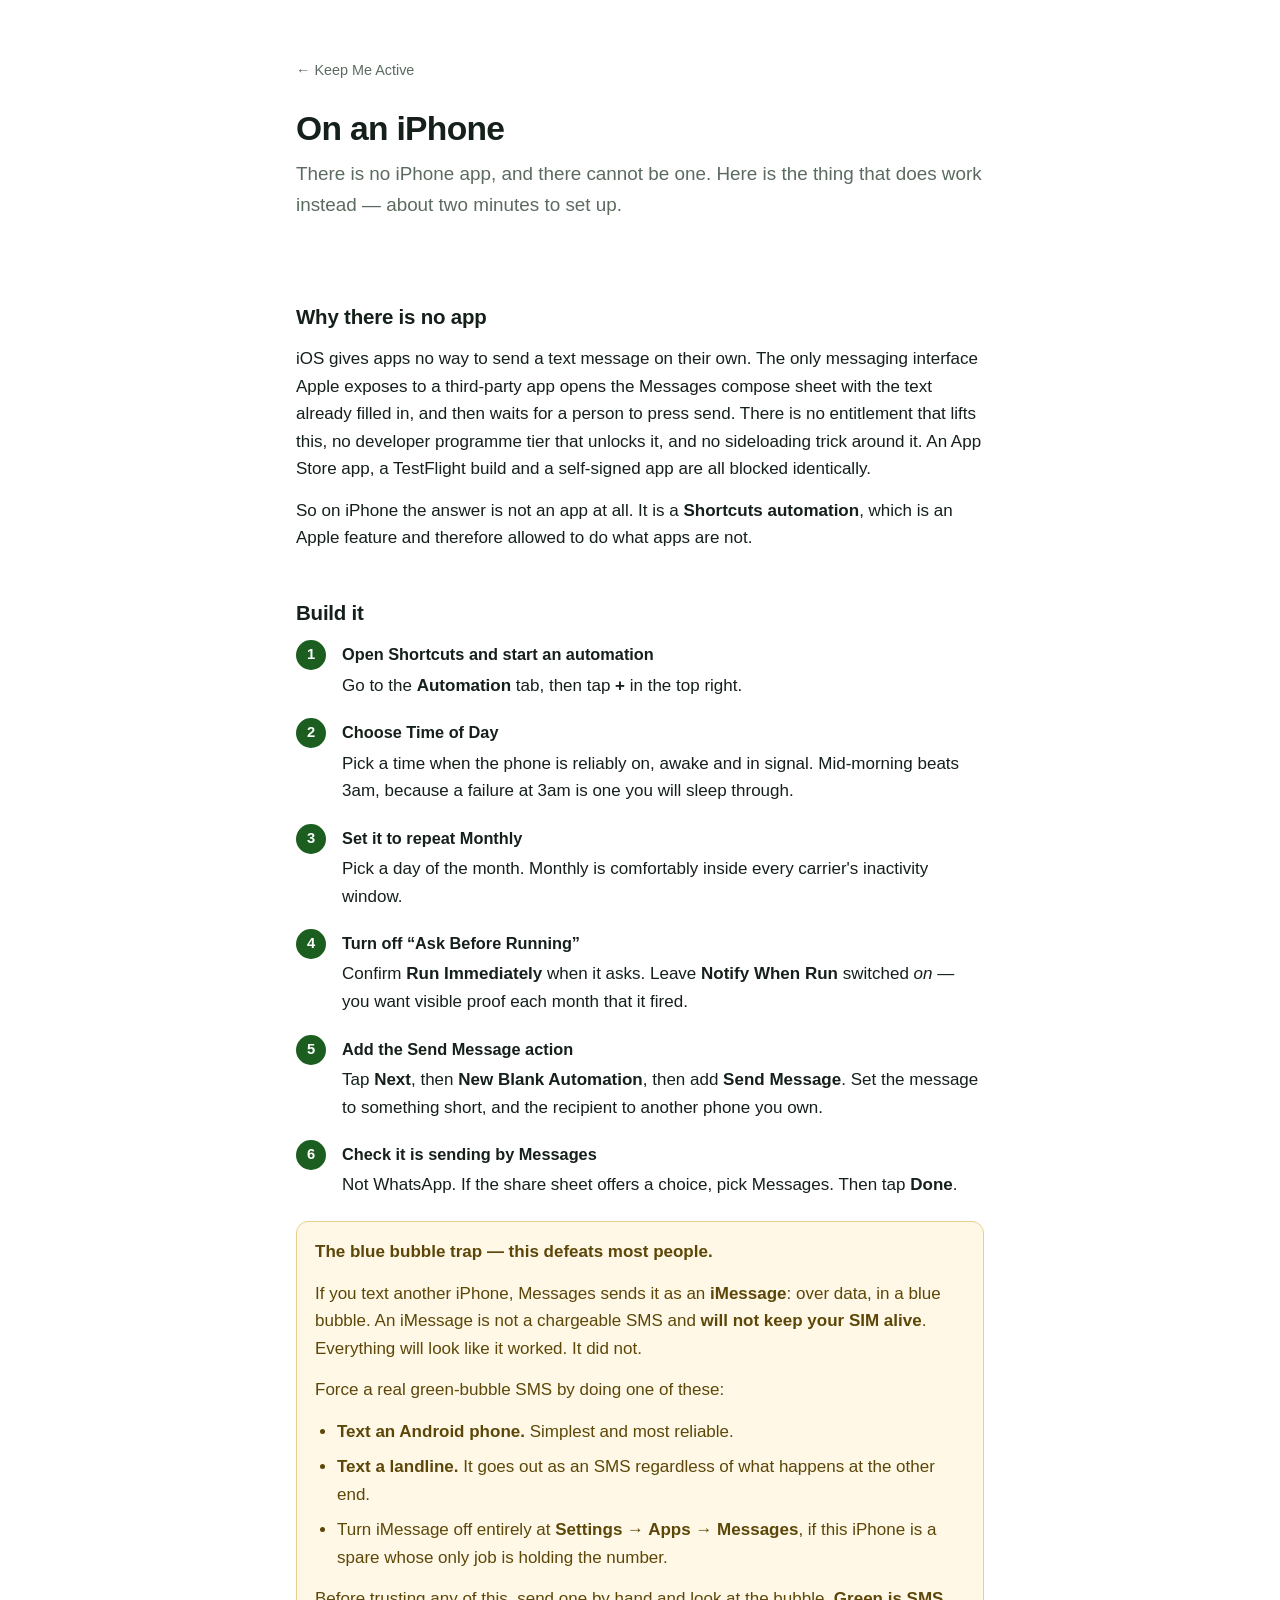
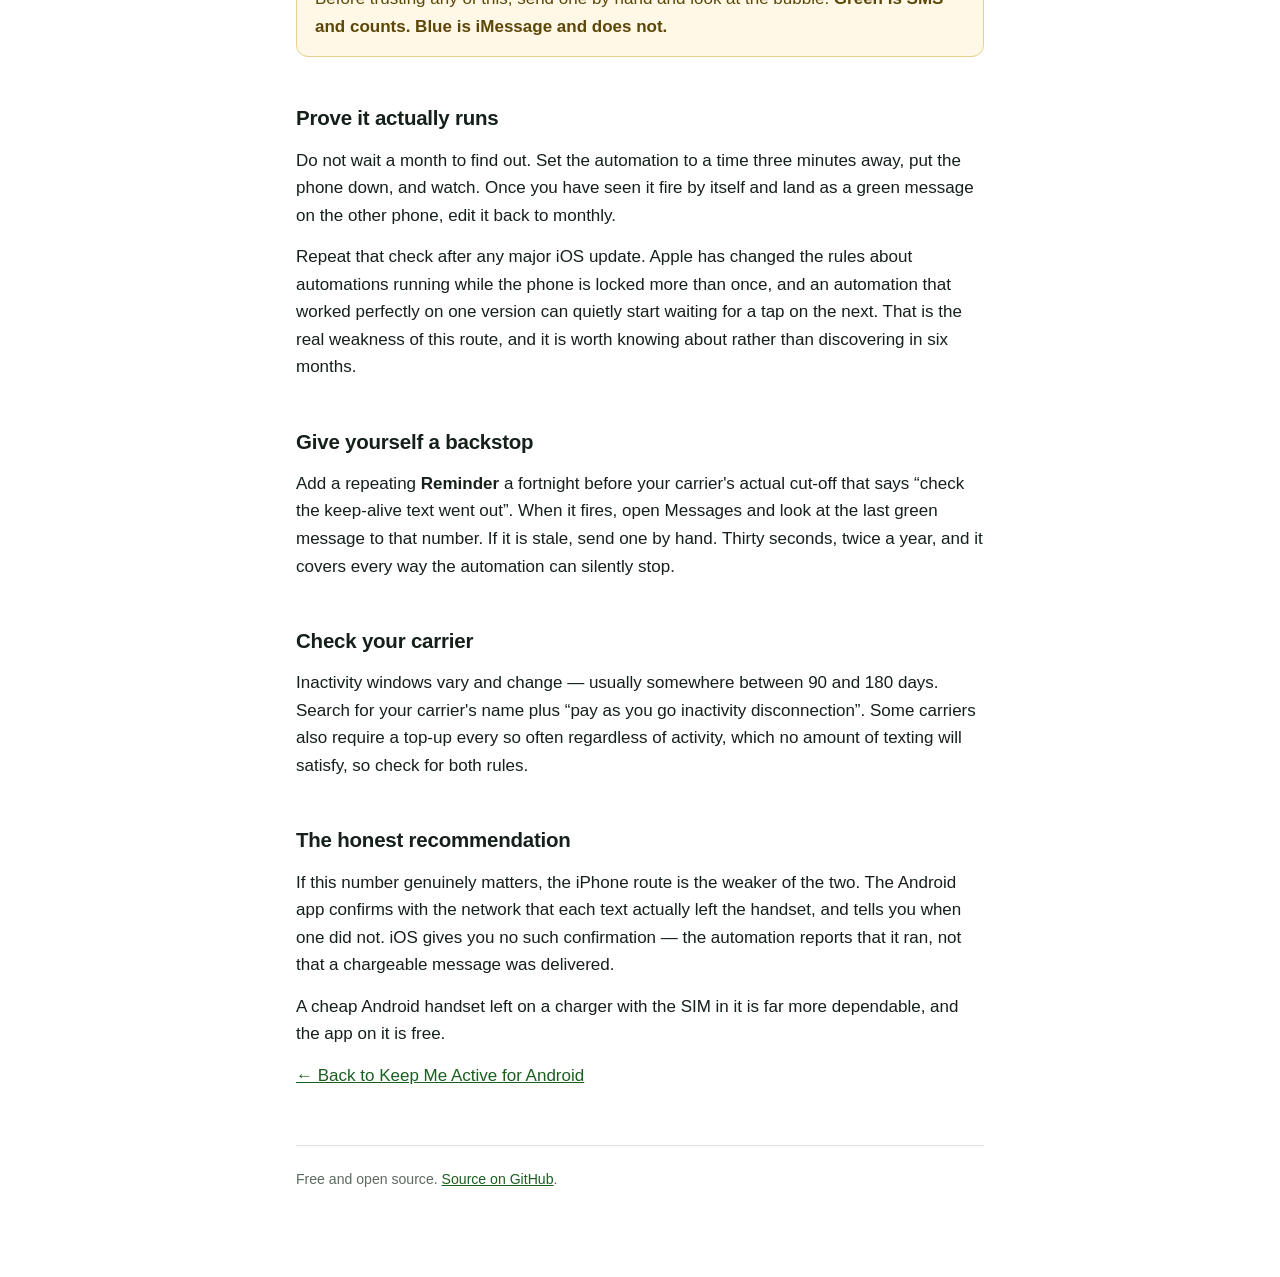
<file: docs/iphone.html>
<!DOCTYPE html>
<html lang="en-GB">
<head>
<meta charset="utf-8">
<meta name="viewport" content="width=device-width, initial-scale=1">
<title>Keep Me Active on iPhone</title>
<meta name="description" content="How to keep a pay-as-you-go number alive on an iPhone, using a Shortcuts automation, and why no iPhone app can do it.">
<meta property="og:title" content="Keep Me Active on iPhone">
<meta property="og:description" content="Keep your pay-as-you-go number alive on an iPhone with a Shortcuts automation.">
<meta property="og:type" content="website">
<link rel="icon" href="data:image/svg+xml,<svg xmlns='http://www.w3.org/2000/svg' viewBox='0 0 100 100'><rect width='100' height='100' rx='18' fill='%231b5e20'/><rect x='30' y='20' width='40' height='60' rx='8' fill='%23a5d6a7'/><rect x='38' y='40' width='24' height='5' fill='%231b5e20'/><rect x='38' y='52' width='24' height='5' fill='%231b5e20'/><rect x='38' y='64' width='14' height='5' fill='%231b5e20'/></svg>">
<link rel="stylesheet" href="style.css">
</head>
<body>
<div class="wrap">

  <header>
    <a class="back" href="./">&larr; Keep Me Active</a>
    <h1>On an iPhone</h1>
    <p class="tagline">There is no iPhone app, and there cannot be one. Here is the thing that does work instead &mdash; about two minutes to set up.</p>
  </header>

  <h2>Why there is no app</h2>
  <p>iOS gives apps no way to send a text message on their own. The only messaging interface Apple
  exposes to a third-party app opens the Messages compose sheet with the text already filled in,
  and then waits for a person to press send. There is no entitlement that lifts this, no developer
  programme tier that unlocks it, and no sideloading trick around it. An App Store app, a TestFlight
  build and a self-signed app are all blocked identically.</p>
  <p>So on iPhone the answer is not an app at all. It is a <strong>Shortcuts automation</strong>,
  which is an Apple feature and therefore allowed to do what apps are not.</p>

  <h2>Build it</h2>
  <ol class="steps">
    <li>
      <h3>Open Shortcuts and start an automation</h3>
      <p>Go to the <strong>Automation</strong> tab, then tap <strong>+</strong> in the top right.</p>
    </li>
    <li>
      <h3>Choose Time of Day</h3>
      <p>Pick a time when the phone is reliably on, awake and in signal. Mid-morning beats 3am,
      because a failure at 3am is one you will sleep through.</p>
    </li>
    <li>
      <h3>Set it to repeat Monthly</h3>
      <p>Pick a day of the month. Monthly is comfortably inside every carrier's inactivity window.</p>
    </li>
    <li>
      <h3>Turn off &ldquo;Ask Before Running&rdquo;</h3>
      <p>Confirm <strong>Run Immediately</strong> when it asks. Leave <strong>Notify When Run</strong>
      switched <em>on</em> &mdash; you want visible proof each month that it fired.</p>
    </li>
    <li>
      <h3>Add the Send Message action</h3>
      <p>Tap <strong>Next</strong>, then <strong>New Blank Automation</strong>, then add
      <strong>Send Message</strong>. Set the message to something short, and the recipient to
      another phone you own.</p>
    </li>
    <li>
      <h3>Check it is sending by Messages</h3>
      <p>Not WhatsApp. If the share sheet offers a choice, pick Messages. Then tap
      <strong>Done</strong>.</p>
    </li>
  </ol>

  <div class="note">
    <p><strong>The blue bubble trap &mdash; this defeats most people.</strong></p>
    <p>If you text another iPhone, Messages sends it as an <strong>iMessage</strong>: over data, in
    a blue bubble. An iMessage is not a chargeable SMS and <strong>will not keep your SIM alive</strong>.
    Everything will look like it worked. It did not.</p>
    <p>Force a real green-bubble SMS by doing one of these:</p>
    <ul>
      <li><strong>Text an Android phone.</strong> Simplest and most reliable.</li>
      <li><strong>Text a landline.</strong> It goes out as an SMS regardless of what happens at the other end.</li>
      <li>Turn iMessage off entirely at <strong>Settings &rarr; Apps &rarr; Messages</strong>, if this
      iPhone is a spare whose only job is holding the number.</li>
    </ul>
    <p>Before trusting any of this, send one by hand and look at the bubble.
    <strong>Green is SMS and counts. Blue is iMessage and does not.</strong></p>
  </div>

  <h2>Prove it actually runs</h2>
  <p>Do not wait a month to find out. Set the automation to a time three minutes away, put the phone
  down, and watch. Once you have seen it fire by itself and land as a green message on the other
  phone, edit it back to monthly.</p>
  <p>Repeat that check after any major iOS update. Apple has changed the rules about automations
  running while the phone is locked more than once, and an automation that worked perfectly on one
  version can quietly start waiting for a tap on the next. That is the real weakness of this route,
  and it is worth knowing about rather than discovering in six months.</p>

  <h2>Give yourself a backstop</h2>
  <p>Add a repeating <strong>Reminder</strong> a fortnight before your carrier's actual cut-off that
  says &ldquo;check the keep-alive text went out&rdquo;. When it fires, open Messages and look at the
  last green message to that number. If it is stale, send one by hand. Thirty seconds, twice a year,
  and it covers every way the automation can silently stop.</p>

  <h2>Check your carrier</h2>
  <p>Inactivity windows vary and change &mdash; usually somewhere between 90 and 180 days. Search for
  your carrier's name plus &ldquo;pay as you go inactivity disconnection&rdquo;. Some carriers also
  require a top-up every so often regardless of activity, which no amount of texting will satisfy,
  so check for both rules.</p>

  <h2>The honest recommendation</h2>
  <p>If this number genuinely matters, the iPhone route is the weaker of the two. The Android app
  confirms with the network that each text actually left the handset, and tells you when one did not.
  iOS gives you no such confirmation &mdash; the automation reports that it ran, not that a chargeable
  message was delivered.</p>
  <p>A cheap Android handset left on a charger with the SIM in it is far more dependable, and the app
  on it is free.</p>
  <p><a href="./">&larr; Back to Keep Me Active for Android</a></p>

  <footer>
    <p>Free and open source. <a href="https://github.com/grantgray1/keepmeactive">Source on GitHub</a>.</p>
  </footer>

</div>
</body>
</html>
</file>
<file: docs/style.css>
:root {
  --bg: #ffffff;
  --surface: #f5f7f5;
  --border: #dfe4df;
  --text: #15201a;
  --muted: #5b6b60;
  --accent: #1b5e20;
  --accent-text: #ffffff;
  --warn-bg: #fff8e6;
  --warn-border: #e8cf8f;
  --warn-text: #5c4708;
  --radius: 12px;
}
@media (prefers-color-scheme: dark) {
  :root:not([data-theme="light"]) {
    --bg: #10140f;
    --surface: #191f18;
    --border: #2c352b;
    --text: #e8efe7;
    --muted: #9aab9d;
    --accent: #7bc47f;
    --accent-text: #0b1409;
    --warn-bg: #241e0c;
    --warn-border: #4d411c;
    --warn-text: #e8d9a8;
  }
}
:root[data-theme="dark"] {
  --bg: #10140f;
  --surface: #191f18;
  --border: #2c352b;
  --text: #e8efe7;
  --muted: #9aab9d;
  --accent: #7bc47f;
  --accent-text: #0b1409;
  --warn-bg: #241e0c;
  --warn-border: #4d411c;
  --warn-text: #e8d9a8;
}

* { box-sizing: border-box; }
html { -webkit-text-size-adjust: 100%; }
body {
  margin: 0;
  background: var(--bg);
  color: var(--text);
  font: 17px/1.62 -apple-system, BlinkMacSystemFont, "Segoe UI", Roboto, "Helvetica Neue", Arial, sans-serif;
}
.wrap { max-width: 720px; margin: 0 auto; padding: 0 16px 72px; }

header { padding: 56px 0 8px; }
.mark {
  width: 56px; height: 56px; border-radius: 14px; background: var(--accent);
  display: grid; place-items: center; margin-bottom: 20px;
}
.mark svg { width: 30px; height: 30px; display: block; }
h1 { font-size: 2.1rem; line-height: 1.15; margin: 0 0 10px; letter-spacing: -0.02em; }
.tagline { font-size: 1.18rem; color: var(--muted); margin: 0 0 28px; }

h2 { font-size: 1.28rem; margin: 44px 0 12px; letter-spacing: -0.01em; }
h3 { font-size: 1.02rem; margin: 26px 0 6px; }
p { margin: 0 0 14px; }
a { color: var(--accent); }
strong { font-weight: 650; }

.back {
  display: inline-block; font-size: 0.9rem; margin: 0 0 28px;
  text-decoration: none; color: var(--muted);
}
.back:hover { color: var(--accent); }

.cta {
  background: var(--surface); border: 1px solid var(--border);
  border-radius: var(--radius); padding: 24px; margin: 28px 0 8px;
  display: flex; gap: 24px; align-items: center; flex-wrap: wrap;
}
.cta-main { flex: 1 1 260px; min-width: 0; }
.btn {
  display: inline-block; background: var(--accent); color: var(--accent-text);
  text-decoration: none; font-weight: 650; font-size: 1.05rem;
  padding: 14px 26px; border-radius: 10px; border: 0;
  min-width: 246px; text-align: center;   /* stops the label change resizing the button */
  transition: opacity 0.18s ease;
}
.btn:hover { filter: brightness(1.08); }
.btn.is-checking { opacity: 0.55; }
.btn.is-unavailable { opacity: 0.55; cursor: default; }
.btn-secondary {
  background: transparent; color: var(--accent);
  border: 1px solid var(--accent); font-weight: 600;
}
.meta { font-size: 0.88rem; color: var(--muted); margin: 12px 0 0; }
.qr {
  flex: 0 0 auto; text-align: center; font-size: 0.78rem; color: var(--muted);
}
.qr > div { background: #fff; padding: 8px; border-radius: 8px; line-height: 0; }
.qr img, .qr canvas { display: block; }
.qr p { margin: 8px 0 0; }
@media (max-width: 520px) { .qr { display: none; } }

.note {
  background: var(--warn-bg); border: 1px solid var(--warn-border); color: var(--warn-text);
  border-radius: var(--radius); padding: 16px 18px; margin: 22px 0;
}
.note p:last-child { margin-bottom: 0; }

/* A plain panel for information that is not a warning. */
.panel {
  background: var(--surface); border: 1px solid var(--border);
  border-radius: var(--radius); padding: 18px 20px; margin: 22px 0;
}
.panel p:last-child, .panel ol:last-child, .panel ul:last-child { margin-bottom: 0; }

/* Numbered walkthrough steps, for instructions people follow on a second device. */
.steps { counter-reset: step; list-style: none; padding-left: 0; margin: 0 0 20px; }
.steps > li {
  counter-increment: step; position: relative;
  padding-left: 46px; margin-bottom: 20px;
}
.steps > li::before {
  content: counter(step);
  position: absolute; left: 0; top: -1px;
  width: 30px; height: 30px; border-radius: 50%;
  background: var(--accent); color: var(--accent-text);
  display: grid; place-items: center;
  font-size: 0.92rem; font-weight: 700;
}
.steps h3 { margin: 0 0 4px; }
.steps p:last-child { margin-bottom: 0; }

ol, ul { margin: 0 0 14px; padding-left: 22px; }
li { margin-bottom: 8px; }

kbd {
  background: var(--surface); border: 1px solid var(--border);
  border-bottom-width: 2px; padding: 1px 6px; border-radius: 5px;
  font: inherit; font-size: 0.9em; font-weight: 600;
}

code {
  background: var(--surface); border: 1px solid var(--border);
  padding: 1px 5px; border-radius: 5px; font-size: 0.88em;
}

footer {
  margin-top: 56px; padding-top: 22px; border-top: 1px solid var(--border);
  font-size: 0.88rem; color: var(--muted);
}
</file>
